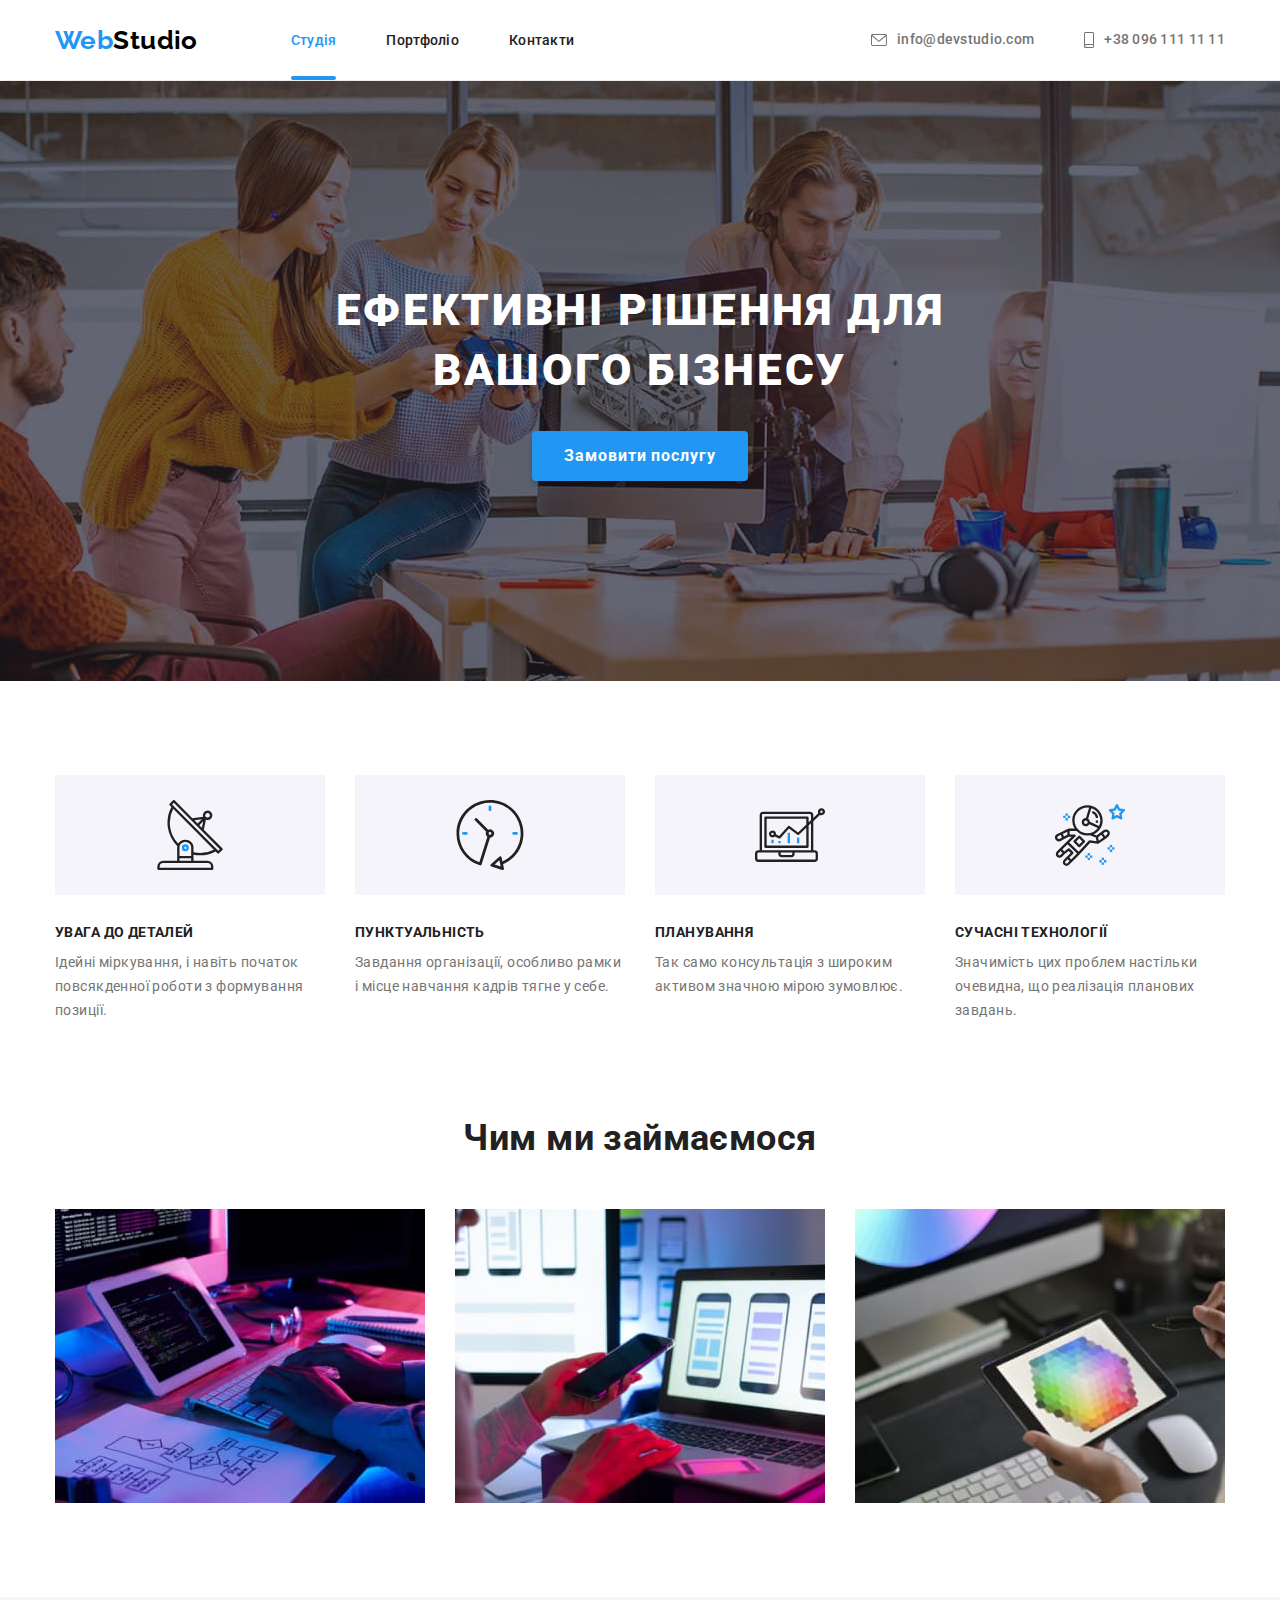
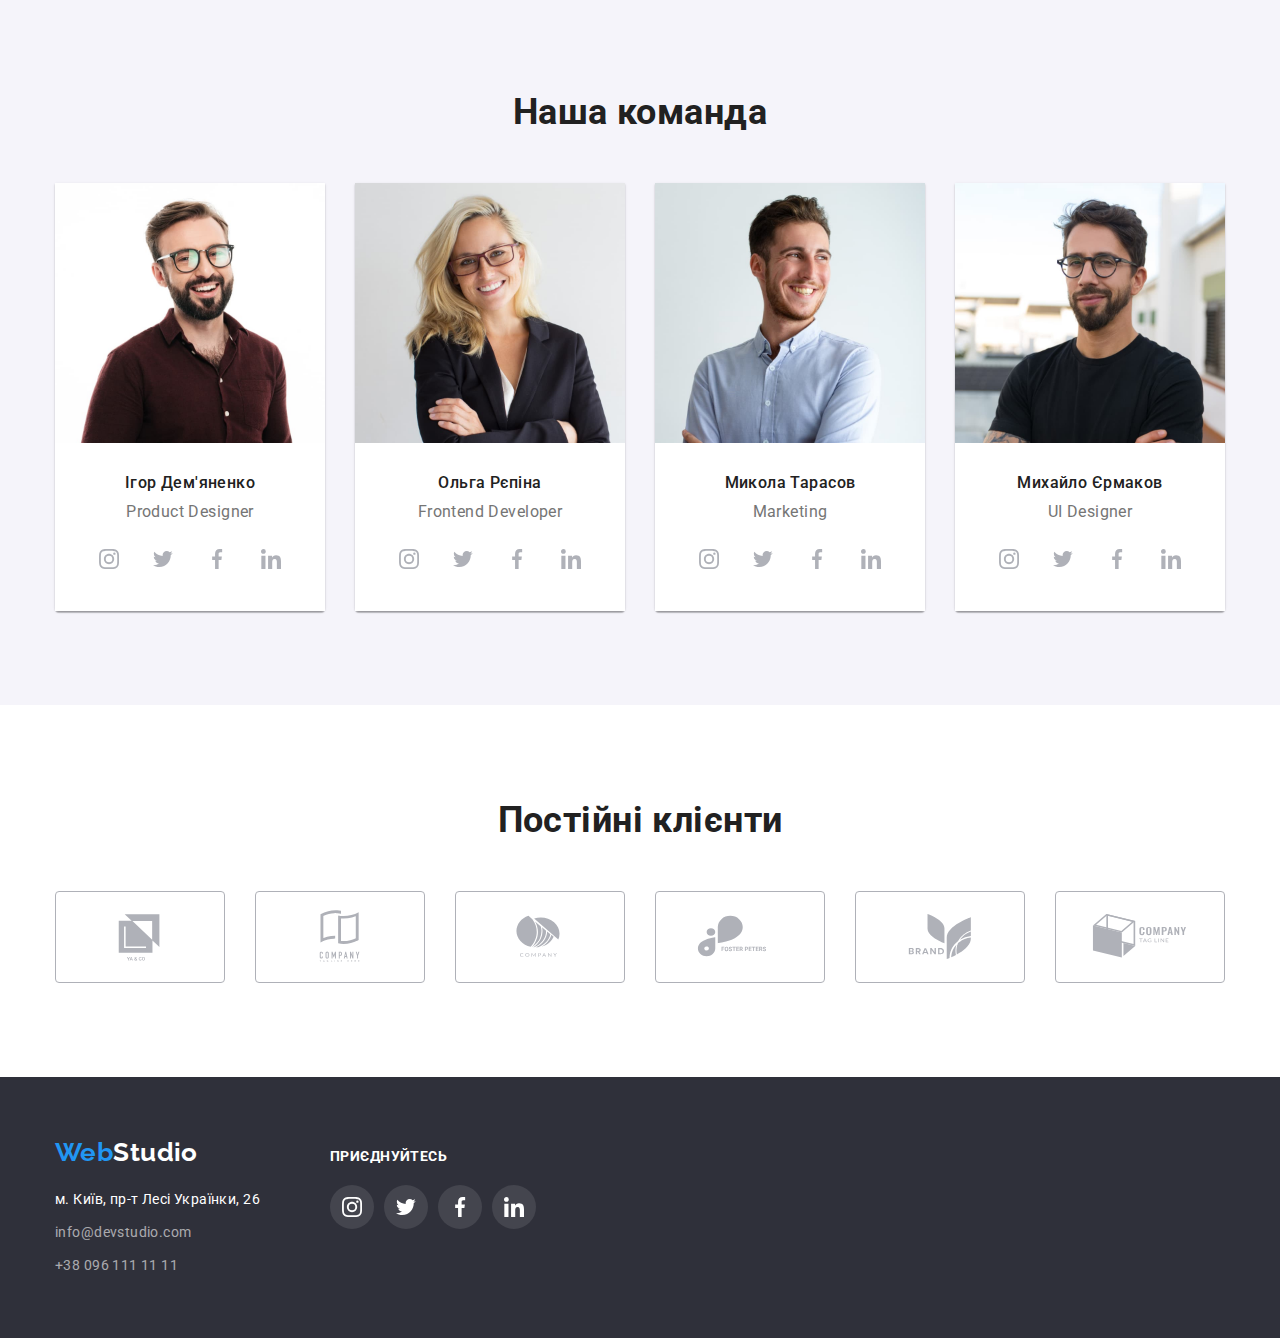
<file: index.html>
<!DOCTYPE html>
<html lang="uk">
  <head>
    <meta charset="UTF-8" />
    <meta http-equiv="X-UA-Compatible" content="IE=edge" />
    <meta name="viewport" content="width=device-width, initial-scale=1.0" />
    <title>WebStudio</title>
    <link
      rel="stylesheet"
      href="https://cdn.jsdelivr.net/npm/modern-normalize@1.1.0/modern-normalize.min.css"
    />
    <link rel="preconnect" href="https://fonts.googleapis.com" />
    <link rel="preconnect" href="https://fonts.gstatic.com" crossorigin />
    <link
      href="https://fonts.googleapis.com/css2?family=Raleway:wght@700&family=Roboto:wght@400;500;700;900&display=swap"
      rel="stylesheet"
    />
    <link rel="stylesheet" href="./css/styles.css" />
  </head>
  <body>
    <header class="page-header">
      <div class="container main-nav">
        <nav>
          <a class="logo link" href="./index.html"
            ><span class="logo-web">Web</span><span class="header-logo-studio">Studio</span></a
          >
          <ul class="menu list">
            <li class="menu-item">
              <a class="menu-link link current hover" href="./index.html">Студія</a>
            </li>
            <li class="menu-item">
              <a class="menu-link link hover" href="./portfolio.html">Портфоліо</a>
            </li>
            <li class="menu-item"><a class="menu-link link hover" href="#">Контакти</a></li>
          </ul>
        </nav>
        <ul class="contacts list">
          <li class="contact-item">
            <a class="contact-info link hover" href="mailto:info@devstudio.com">
              <svg lang="en" aria-label="envelope icon" class="contact-icon" width="16" height="12">
                <use href="./images/sprite.svg#icon-envelope"></use>
              </svg>
              info@devstudio.com</a
            >
          </li>
          <li class="contact-item">
            <a class="contact-info link hover" href="tel:+380961111111">
              <svg
                lang="en"
                aria-label="smartphone icon"
                class="contact-icon"
                width="10"
                height="16"
              >
                <use href="./images/sprite.svg#icon-smartphone"></use>
              </svg>
              +38 096 111 11 11</a
            >
          </li>
        </ul>
      </div>
    </header>
    <main>
      <section class="hero overlay">
        <div class="container">
          <h1 class="hero-title">Ефективні рішення для вашого бізнесу</h1>
          <button class="btn" type="button">Замовити послугу</button>
        </div>
      </section>
      <section class="features section">
        <div class="container">
          <h2 class="visually-hidden">Особливості</h2>
          <ul class="features-list list">
            <li>
              <div class="features-image">
                <svg
                  lang="en"
                  aria-label="antenna icon"
                  class="features-icon"
                  width="70"
                  height="70"
                >
                  <use href="./images/sprite.svg#icon-antenna"></use>
                </svg>
              </div>
              <h3 class="title">Увага до деталей</h3>
              <p class="text">
                Ідейні міркування, і навіть початок повсякденної роботи з формування позиції.
              </p>
            </li>
            <li>
              <div class="features-image">
                <svg lang="en" aria-label="clock icon" class="features-icon" width="70" height="70">
                  <use href="./images/sprite.svg#icon-clock"></use>
                </svg>
              </div>
              <h3 class="title">Пунктуальність</h3>
              <p class="text">
                Завдання організації, особливо рамки і місце навчання кадрів тягне у себе.
              </p>
            </li>
            <li>
              <div class="features-image">
                <svg
                  lang="en"
                  aria-label="diagram icon"
                  class="features-icon"
                  width="70"
                  height="70"
                >
                  <use href="./images/sprite.svg#icon-diagram"></use>
                </svg>
              </div>
              <h3 class="title">Планування</h3>
              <p class="text">Так само консультація з широким активом значною мірою зумовлює.</p>
            </li>
            <li>
              <div class="features-image">
                <svg
                  lang="en"
                  aria-label="astronaut icon"
                  class="features-icon"
                  width="70"
                  height="70"
                >
                  <use href="./images/sprite.svg#icon-astronaut"></use>
                </svg>
              </div>
              <h3 class="title">Сучасні технології</h3>
              <p class="text">
                Значимість цих проблем настільки очевидна, що реалізація планових завдань.
              </p>
            </li>
          </ul>
        </div>
      </section>
      <section class="work section">
        <div class="container">
          <h2 class="work-title">Чим ми займаємося</h2>
          <ul class="work-list list">
            <li>
              <img src="./images/about-img-1.jpg" alt="Друкує код" width="370" height="294" />
            </li>
            <li>
              <img
                src="./images/about-img-2.jpg"
                alt="Перевіряє телефон"
                width="370"
                height="294"
              />
            </li>
            <li>
              <img
                src="./images/about-img-3.jpg"
                alt="Працює з планшетом"
                width="370"
                height="294"
              />
            </li>
          </ul>
        </div>
      </section>
      <section class="team section">
        <div class="container">
          <h2 class="team-title">Наша команда</h2>
          <ul class="team-list list">
            <li class="team-images">
              <img
                src="./images/team-member-1.jpg"
                alt="Фото Ігоря Дем'яненка"
                width="270"
                height="260"
              />
              <div class="team-image-subtitle">
                <h3 class="name">Ігор Дем'яненко</h3>
                <p class="position" lang="en">Product Designer</p>
                <ul class="social-list list">
                  <li>
                    <a href="#" class="social-list-link link">
                      <svg
                        lang="en"
                        aria-label="instagram icon"
                        class="social-list-icon"
                        width="20"
                        height="20"
                      >
                        <use href="./images/sprite.svg#icon-instagram"></use>
                      </svg>
                    </a>
                  </li>
                  <li>
                    <a href="#" class="social-list-link">
                      <svg
                        lang="en"
                        aria-label="twitter icon"
                        class="social-list-icon"
                        width="20"
                        height="20"
                      >
                        <use href="./images/sprite.svg#icon-twitter"></use>
                      </svg>
                    </a>
                  </li>
                  <li>
                    <a href="#" class="social-list-link">
                      <svg
                        lang="en"
                        aria-label="facebook icon"
                        class="social-list-icon"
                        width="20"
                        height="20"
                      >
                        <use href="./images/sprite.svg#icon-facebook"></use>
                      </svg>
                    </a>
                  </li>
                  <li>
                    <a href="#" class="social-list-link">
                      <svg
                        lang="en"
                        aria-label="linkedin icon"
                        class="social-list-icon"
                        width="20"
                        height="20"
                      >
                        <use href="./images/sprite.svg#icon-linkedin"></use>
                      </svg>
                    </a>
                  </li>
                </ul>
              </div>
            </li>
            <li class="team-images">
              <img
                src="./images/team-member-2.jpg"
                alt="Фото Ольги Рєпіної"
                width="270"
                height="260"
              />
              <div class="team-image-subtitle">
                <h3 class="name">Ольга Рєпіна</h3>
                <p class="position" lang="en">Frontend Developer</p>
                <ul class="social-list list">
                  <li>
                    <a href="#" class="social-list-link link">
                      <svg
                        lang="en"
                        aria-label="instagram icon"
                        class="social-list-icon"
                        width="20"
                        height="20"
                      >
                        <use href="./images/sprite.svg#icon-instagram"></use>
                      </svg>
                    </a>
                  </li>
                  <li>
                    <a href="#" class="social-list-link">
                      <svg
                        lang="en"
                        aria-label="twitter icon"
                        class="social-list-icon"
                        width="20"
                        height="20"
                      >
                        <use href="./images/sprite.svg#icon-twitter"></use>
                      </svg>
                    </a>
                  </li>
                  <li>
                    <a href="#" class="social-list-link">
                      <svg
                        lang="en"
                        aria-label="facebook icon"
                        class="social-list-icon"
                        width="20"
                        height="20"
                      >
                        <use href="./images/sprite.svg#icon-facebook"></use>
                      </svg>
                    </a>
                  </li>
                  <li>
                    <a href="#" class="social-list-link">
                      <svg
                        lang="en"
                        aria-label="linkedin icon"
                        class="social-list-icon"
                        width="20"
                        height="20"
                      >
                        <use href="./images/sprite.svg#icon-linkedin"></use>
                      </svg>
                    </a>
                  </li>
                </ul>
              </div>
            </li>
            <li class="team-images">
              <img
                src="./images/team-member-3.jpg"
                alt="Фото Миколи Тарасова"
                width="270"
                height="260"
              />
              <div class="team-image-subtitle">
                <h3 class="name">Микола Тарасов</h3>
                <p class="position" lang="en">Marketing</p>
                <ul class="social-list list">
                  <li>
                    <a href="#" class="social-list-link link">
                      <svg
                        lang="en"
                        aria-label="instagram icon"
                        class="social-list-icon"
                        width="20"
                        height="20"
                      >
                        <use href="./images/sprite.svg#icon-instagram"></use>
                      </svg>
                    </a>
                  </li>
                  <li>
                    <a href="#" class="social-list-link">
                      <svg
                        lang="en"
                        aria-label="twitter icon"
                        class="social-list-icon"
                        width="20"
                        height="20"
                      >
                        <use href="./images/sprite.svg#icon-twitter"></use>
                      </svg>
                    </a>
                  </li>
                  <li>
                    <a href="#" class="social-list-link">
                      <svg
                        lang="en"
                        aria-label="facebook icon"
                        class="social-list-icon"
                        width="20"
                        height="20"
                      >
                        <use href="./images/sprite.svg#icon-facebook"></use>
                      </svg>
                    </a>
                  </li>
                  <li>
                    <a href="#" class="social-list-link">
                      <svg
                        lang="en"
                        aria-label="linkedin icon"
                        class="social-list-icon"
                        width="20"
                        height="20"
                      >
                        <use href="./images/sprite.svg#icon-linkedin"></use>
                      </svg>
                    </a>
                  </li>
                </ul>
              </div>
            </li>
            <li class="team-images">
              <img
                src="./images/team-member-4.jpg"
                alt="Фото Михайла Єрмакова"
                width="270"
                height="260"
              />
              <div class="team-image-subtitle">
                <h3 class="name">Михайло Єрмаков</h3>
                <p class="position" lang="en">UI Designer</p>
                <ul class="social-list list">
                  <li>
                    <a href="#" class="social-list-link link">
                      <svg
                        lang="en"
                        aria-label="instagram icon"
                        class="social-list-icon"
                        width="20"
                        height="20"
                      >
                        <use href="./images/sprite.svg#icon-instagram"></use>
                      </svg>
                    </a>
                  </li>
                  <li>
                    <a href="#" class="social-list-link">
                      <svg
                        lang="en"
                        aria-label="twitter icon"
                        class="social-list-icon"
                        width="20"
                        height="20"
                      >
                        <use href="./images/sprite.svg#icon-twitter"></use>
                      </svg>
                    </a>
                  </li>
                  <li>
                    <a href="#" class="social-list-link">
                      <svg
                        lang="en"
                        aria-label="facebook icon"
                        class="social-list-icon"
                        width="20"
                        height="20"
                      >
                        <use href="./images/sprite.svg#icon-facebook"></use>
                      </svg>
                    </a>
                  </li>
                  <li>
                    <a href="#" class="social-list-link">
                      <svg
                        lang="en"
                        aria-label="linkedin icon"
                        class="social-list-icon"
                        width="20"
                        height="20"
                      >
                        <use href="./images/sprite.svg#icon-linkedin"></use>
                      </svg>
                    </a>
                  </li>
                </ul>
              </div>
            </li>
          </ul>
        </div>
      </section>
      <section class="clients section">
        <div class="container">
          <h2 class="clients-title">Постійні клієнти</h2>
          <ul class="clients-list list">
            <li>
              <a href="#" class="clients-link link"
                ><svg
                  lang="en"
                  aria-label="logo1 icon"
                  class="clients-list-icon"
                  width="106"
                  height="60"
                >
                  <use href="./images/sprite.svg#icon-Logo1"></use></svg
              ></a>
            </li>
            <li>
              <a href="#" class="clients-link link"
                ><svg
                  lang="en"
                  aria-label="logo2 icon"
                  class="clients-list-icon"
                  width="106"
                  height="60"
                >
                  <use href="./images/sprite.svg#icon-Logo2"></use></svg
              ></a>
            </li>
            <li>
              <a href="#" class="clients-link link"
                ><svg
                  lang="en"
                  aria-label="logo3 icon"
                  class="clients-list-icon"
                  width="106"
                  height="60"
                >
                  <use href="./images/sprite.svg#icon-Logo3"></use></svg
              ></a>
            </li>
            <li>
              <a href="#" class="clients-link link"
                ><svg
                  lang="en"
                  aria-label="logo4 icon"
                  class="clients-list-icon"
                  width="106"
                  height="60"
                >
                  <use href="./images/sprite.svg#icon-Logo4"></use></svg
              ></a>
            </li>
            <li>
              <a href="#" class="clients-link link"
                ><svg
                  lang="en"
                  aria-label="logo5 icon"
                  class="clients-list-icon"
                  width="106"
                  height="60"
                >
                  <use href="./images/sprite.svg#icon-Logo5"></use></svg
              ></a>
            </li>
            <li>
              <a href="#" class="clients-link link"
                ><svg
                  lang="en"
                  aria-label="logo6 icon"
                  class="clients-list-icon"
                  width="106"
                  height="60"
                >
                  <use href="./images/sprite.svg#icon-Logo6"></use></svg
              ></a>
            </li>
          </ul>
        </div>
      </section>
    </main>
    <footer class="footer">
      <div class="footer-container container">
        <div>
          <a class="logo-footer link" href="./index.html"
            ><span class="logo-web">Web</span><span class="footer-logo-studio">Studio</span></a
          >
          <address class="address">
            <ul class="list">
              <li>
                <a
                  class="address-link link"
                  href="https://goo.gl/maps/EYqhjELSdJhmkw51A"
                  target="_blank"
                  rel="nofollow noopener noreferrer"
                  >м. Київ, пр-т Лесі Українки, 26</a
                >
              </li>
              <li>
                <a class="contact-link link hover" href="mailto:info@devstudio.com"
                  >info@devstudio.com</a
                >
              </li>
              <li>
                <a class="contact-link link hover" href="tel:+380961111111">+38 096 111 11 11</a>
              </li>
            </ul>
          </address>
        </div>
        <div class="footer-socials">
          <p class="footer-invitation">приєднуйтесь</p>
          <ul class="social-list list">
            <li>
              <a href="#" class="social-list-link footer-fill-link link">
                <svg
                  lang="en"
                  aria-label="instagram icon"
                  class="social-list-icon"
                  width="20"
                  height="20"
                >
                  <use href="./images/sprite.svg#icon-instagram"></use>
                </svg>
              </a>
            </li>
            <li>
              <a href="#" class="social-list-link footer-fill-link link">
                <svg
                  lang="en"
                  aria-label="twitter icon"
                  class="social-list-icon"
                  width="20"
                  height="20"
                >
                  <use href="./images/sprite.svg#icon-twitter"></use>
                </svg>
              </a>
            </li>
            <li>
              <a href="#" class="social-list-link footer-fill-link link">
                <svg
                  lang="en"
                  aria-label="facebook icon"
                  class="social-list-icon"
                  width="20"
                  height="20"
                >
                  <use href="./images/sprite.svg#icon-facebook"></use>
                </svg>
              </a>
            </li>
            <li>
              <a href="#" class="social-list-link footer-fill-link link">
                <svg
                  lang="en"
                  aria-label="linkedin icon"
                  class="social-list-icon"
                  width="20"
                  height="20"
                >
                  <use href="./images/sprite.svg#icon-linkedin"></use>
                </svg>
              </a>
            </li>
          </ul>
        </div>
      </div>
    </footer>
    <div class="backdrop is-hidden">
      <div class="modal"></div>
    </div>
  </body>
</html>
</file>
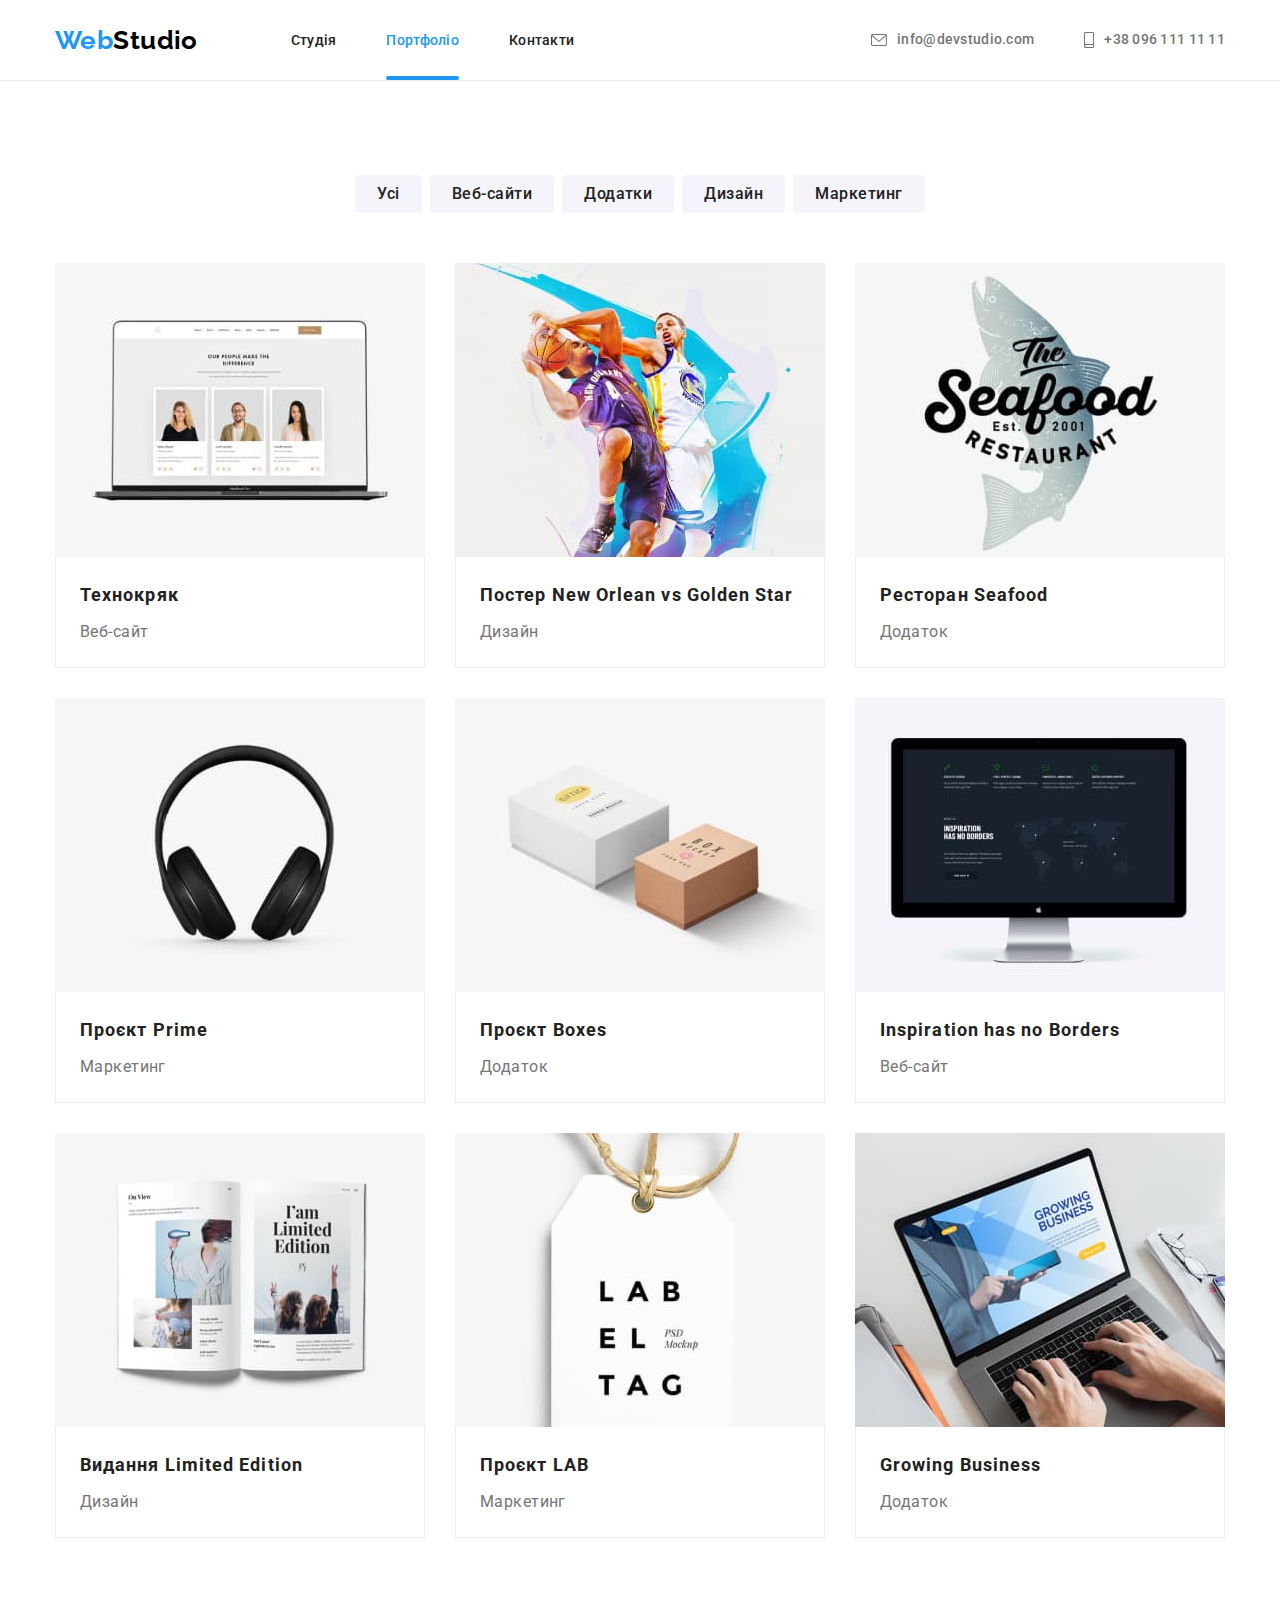
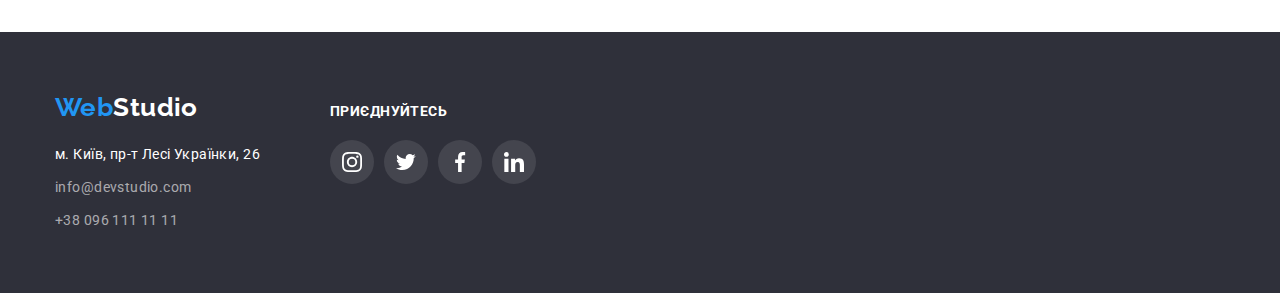
<file: portfolio.html>
<!DOCTYPE html>
<html lang="uk">
  <head>
    <meta charset="UTF-8" />
    <meta http-equiv="X-UA-Compatible" content="IE=edge" />
    <meta name="viewport" content="width=device-width, initial-scale=1.0" />
    <title>Portfolio</title>
    <link
      rel="stylesheet"
      href="https://cdn.jsdelivr.net/npm/modern-normalize@1.1.0/modern-normalize.min.css"
    />
    <link rel="preconnect" href="https://fonts.googleapis.com" />
    <link rel="preconnect" href="https://fonts.gstatic.com" crossorigin />
    <link
      href="https://fonts.googleapis.com/css2?family=Raleway:wght@700&family=Roboto:wght@400;500;700;900&display=swap"
      rel="stylesheet"
    />
    <link rel="stylesheet" href="./css/styles.css" />
  </head>
  <body>
    <header class="page-header">
      <div class="container main-nav">
        <nav>
          <a class="logo link" href="./index.html"
            ><span class="logo-web">Web</span><span class="header-logo-studio">Studio</span></a
          >
          <ul class="menu list">
            <li class="menu-item">
              <a class="menu-link link hover" href="./index.html">Студія</a>
            </li>
            <li class="menu-item">
              <a class="menu-link link current hover" href="./portfolio.html">Портфоліо</a>
            </li>
            <li class="menu-item"><a class="menu-link link hover" href="#">Контакти</a></li>
          </ul>
        </nav>
        <ul class="contacts list">
          <li class="contact-item">
            <a class="contact-info link hover" href="mailto:info@devstudio.com">
              <svg lang="en" aria-label="envelope icon" class="contact-icon" width="16" height="12">
                <use href="./images/sprite.svg#icon-envelope"></use>
              </svg>
              info@devstudio.com</a
            >
          </li>
          <li class="contact-item">
            <a class="contact-info link hover" href="tel:+380961111111">
              <svg
                lang="en"
                aria-label="smartphone icon"
                class="contact-icon"
                width="10"
                height="16"
              >
                <use href="./images/sprite.svg#icon-smartphone"></use>
              </svg>
              +38 096 111 11 11</a
            >
          </li>
        </ul>
      </div>
    </header>
    <main>
      <section class="portfolio section">
        <div class="container">
          <h1 class="visually-hidden">Навігація сайту</h1>
          <ul class="page-nav list">
            <li>
              <button class="btn-nav" type="button">Усі</button>
            </li>
            <li>
              <button class="btn-nav" type="button">Веб-сайти</button>
            </li>
            <li>
              <button class="btn-nav" type="button">Додатки</button>
            </li>
            <li>
              <button class="btn-nav" type="button">Дизайн</button>
            </li>
            <li>
              <button class="btn-nav" type="button">Маркетинг</button>
            </li>
          </ul>
          <ul class="examples list">
            <li>
              <a href="#" class="examples-link link"
                ><img
                  src="./images/portfolio-img-1.jpg"
                  alt="Ноутбук з фото трьох людей"
                  width="370"
                  height="294"
                />
                <div class="examples-image-subtitle">
                  <h2 class="title">Технокряк</h2>
                  <p class="text">Веб-сайт</p>
                </div></a
              >
            </li>
            <li>
              <a href="#" class="examples-link link">
                <img
                  src="./images/portfolio-img-2.jpg"
                  alt="Два баскетболісти"
                  width="370"
                  height="294"
                />
                <div class="examples-image-subtitle">
                  <h2 class="title">Постер <span lang="en">New Orlean vs Golden Star</span></h2>
                  <p class="text">Дизайн</p>
                </div></a
              >
            </li>
            <li>
              <a href="#" class="examples-link link">
                <img
                  src="./images/portfolio-img-3.jpg"
                  alt="Логотип ресторана з рибою"
                  width="370"
                  height="294"
                />
                <div class="examples-image-subtitle">
                  <h2 class="title">Ресторан <span lang="en">Seafood</span></h2>
                  <p class="text">Додаток</p>
                </div></a
              >
            </li>
            <li>
              <a href="#" class="examples-link link">
                <img
                  src="./images/portfolio-img-4.jpg"
                  alt="Бездротові навушники"
                  width="370"
                  height="294"
                />
                <div class="examples-image-subtitle">
                  <h2 class="title">Проєкт <span lang="en">Prime</span></h2>
                  <p class="text">Маркетинг</p>
                </div></a
              >
            </li>
            <li>
              <a href="#" class="examples-link link">
                <img
                  src="./images/portfolio-img-5.jpg"
                  alt="Дві коробки"
                  width="370"
                  height="294"
                />
                <div class="examples-image-subtitle">
                  <h2 class="title">Проєкт <span lang="en">Boxes</span></h2>
                  <p class="text">Додаток</p>
                </div></a
              >
            </li>
            <li>
              <a href="#" class="examples-link link">
                <img
                  src="./images/portfolio-img-6.jpg"
                  alt="Монітор з мапою"
                  width="370"
                  height="294"
                />
                <div class="examples-image-subtitle">
                  <h2 class="title" lang="en">Inspiration has no Borders</h2>
                  <p class="text">Веб-сайт</p>
                </div></a
              >
            </li>
            <li>
              <a href="#" class="examples-link link">
                <img
                  src="./images/portfolio-img-7.jpg"
                  alt="Розгорнута книга"
                  width="370"
                  height="294"
                />
                <div class="examples-image-subtitle">
                  <h2 class="title">Видання <span lang="en">Limited Edition</span></h2>
                  <p class="text">Дизайн</p>
                </div></a
              >
            </li>
            <li>
              <a href="#" class="examples-link link">
                <img
                  src="./images/portfolio-img-8.jpg"
                  alt="Бірка на мотузці"
                  width="370"
                  height="294"
                />
                <div class="examples-image-subtitle">
                  <h2 class="title">Проєкт <span lang="en">LAB</span></h2>
                  <p class="text">Маркетинг</p>
                </div></a
              >
            </li>
            <li>
              <a href="#" class="examples-link link">
                <img
                  src="./images/portfolio-img-9.jpg"
                  alt="Друкує на ноутбуці"
                  width="370"
                  height="294"
                />
                <div class="examples-image-subtitle">
                  <h2 class="title" lang="en">Growing Business</h2>
                  <p class="text">Додаток</p>
                </div></a
              >
            </li>
          </ul>
        </div>
      </section>
    </main>
    <footer class="footer">
      <div class="footer-container container">
        <div>
          <a class="logo-footer link" href="./index.html"
            ><span class="logo-web">Web</span><span class="footer-logo-studio">Studio</span></a
          >
          <address class="address">
            <ul class="list">
              <li>
                <a
                  class="address-link link"
                  href="https://goo.gl/maps/EYqhjELSdJhmkw51A"
                  target="_blank"
                  rel="nofollow noopener noreferrer"
                  >м. Київ, пр-т Лесі Українки, 26</a
                >
              </li>
              <li>
                <a class="contact-link link hover" href="mailto:info@devstudio.com"
                  >info@devstudio.com</a
                >
              </li>
              <li>
                <a class="contact-link link hover" href="tel:+380961111111">+38 096 111 11 11</a>
              </li>
            </ul>
          </address>
        </div>
        <div class="footer-socials">
          <p class="footer-invitation">приєднуйтесь</p>
          <ul class="social-list list">
            <li>
              <a href="#" class="social-list-link footer-fill-link link">
                <svg
                  lang="en"
                  aria-label="instagram icon"
                  class="social-list-icon"
                  width="20"
                  height="20"
                >
                  <use href="./images/sprite.svg#icon-instagram"></use>
                </svg>
              </a>
            </li>
            <li>
              <a href="#" class="social-list-link footer-fill-link link">
                <svg
                  lang="en"
                  aria-label="twitter icon"
                  class="social-list-icon"
                  width="20"
                  height="20"
                >
                  <use href="./images/sprite.svg#icon-twitter"></use>
                </svg>
              </a>
            </li>
            <li>
              <a href="#" class="social-list-link footer-fill-link link">
                <svg
                  lang="en"
                  aria-label="facebook icon"
                  class="social-list-icon"
                  width="20"
                  height="20"
                >
                  <use href="./images/sprite.svg#icon-facebook"></use>
                </svg>
              </a>
            </li>
            <li>
              <a href="#" class="social-list-link footer-fill-link link">
                <svg
                  lang="en"
                  aria-label="linkedin icon"
                  class="social-list-icon"
                  width="20"
                  height="20"
                >
                  <use href="./images/sprite.svg#icon-linkedin"></use>
                </svg>
              </a>
            </li>
          </ul>
        </div>
      </div>
    </footer>
  </body>
</html>
</file>
<file: css/styles.css>
:root {
  --primary-font: 'Roboto', sans-serif;
  --secondary-font: 'Raleway', sans-serif;
  --primary-text-color: #212121;
  --secondary-text-color: #757575;
  --primary-text-color-dark: #fff;
  --secondary-text-color-dark: rgba(255, 255, 255, 0.6);
  --accent-color: #2196f3;
  --secondary-accent-color: #188ce8;
  --primary-bgc: #fff;
  --secondary-bgc: #2f303a;
  --secondary-bgc-dark: #f5f4fa;
  --studio-header-color: #000;
  --contact-footer-color: rgba(255, 255, 255, 0.6);
  --section-padding-top: 94px;
  --section-padding-bottom: 94px;
  --column-gap: 30px;
  --row-gap: 30px;
}

body {
  font-family: var(--primary-font);
  color: var(--primary-text-color);
  background-color: var(--primary-bgc);
  font-size: 14px;
  letter-spacing: 0.03em;
}

h1,
h2,
h3,
p {
  margin-top: 0;
  margin-bottom: 0;
}

ul {
  margin-top: 0;
  margin-bottom: 0;
  padding-left: 0;
}

.link {
  text-decoration: none;
}

.list {
  list-style: none;
}

img {
  display: block;
  max-width: 100%;
  height: auto;
}

address {
  font-style: normal;
}

button {
  display: block;
  margin: 0 auto;
  cursor: pointer;
  border: none;
  border-radius: 4px;
}

.container {
  width: 1200px;
  padding: 0 15px;
  margin: 0 auto;
}

.section {
  padding-top: var(--section-padding-top);
  padding-bottom: var(--section-padding-bottom);
}

.page-header {
  border-bottom: 1px solid #ececec;
}

.main-nav {
  display: flex;
  align-items: center;
}

.logo-web {
  color: var(--accent-color);
}

.header-logo-studio {
  color: var(--studio-header-color);
}

.logo {
  font-family: var(--secondary-font);
  font-weight: 700;
  font-size: 26px;
  line-height: 1.19;
  padding-top: 24px;
  padding-bottom: 24px;
  margin-right: 93px;
}

nav {
  display: flex;
  align-items: center;
}

.menu {
  display: flex;
}

.menu-item:not(:last-child) {
  margin-right: 50px;
}

.menu .link.current {
  position: relative;
  color: var(--accent-color);
}

.menu .link.current::after {
  position: absolute;
  left: 0;
  bottom: 0;
  content: '';
  display: block;
  width: 100%;
  height: 4px;
  border-radius: 2px;
  background-color: var(--accent-color);
}

.hover:hover,
.hover:focus {
  color: var(--accent-color);
}

.menu-link {
  font-weight: 500;
  line-height: 1.14;
  letter-spacing: 0.02em;

  padding-top: 32px;
  padding-bottom: 32px;
  color: var(--primary-text-color);
}

.contacts {
  display: flex;
  margin-left: auto;
}

.contact-info {
  display: flex;
  align-items: center;
  font-weight: 500;
  line-height: 1.14;
  letter-spacing: 0.02em;

  padding-top: 32px;
  padding-bottom: 32px;
  color: var(--secondary-text-color);
  fill: currentColor;
}

.contact-item:not(:last-child) {
  margin-right: 50px;
}

.contact-icon {
  margin-right: 10px;
}

.contact-icon:hover,
.contact-icon:focus {
  fill: var(--accent-color);
}

.hero {
  text-align: center;
  padding: 200px 0;

  background-color: var(--secondary-bgc);
}

.overlay {
  max-width: 1600px;
  height: 600px;
  margin-left: auto;
  margin-right: auto;
  background-color: #c4c4c4;
  background-image: linear-gradient(to right, rgba(47, 48, 58, 0.4), rgba(47, 48, 58, 0.4)),
    url(../images/hero-image.jpg);
  background-repeat: no-repeat;
  background-position: center;
  background-size: cover;
}

.hero-title {
  font-weight: 900;
  font-size: 44px;
  line-height: 1.36;
  letter-spacing: 0.06em;
  text-align: center;
  text-transform: uppercase;

  width: 696px;
  margin-left: auto;
  margin-right: auto;
  margin-bottom: 30px;

  color: var(--primary-text-color-dark);
}

.btn {
  font-family: inherit;
  font-weight: 700;
  font-size: 16px;
  line-height: 1.88;
  letter-spacing: 0.06em;
  min-width: 216px;
  box-shadow: 0px 4px 4px rgba(0, 0, 0, 0.15);

  padding: 10px 32px;
  color: var(--primary-text-color-dark);
  background-color: var(--accent-color);
}

.btn:hover,
.btn:focus {
  background-color: var(--secondary-accent-color);
}

.visually-hidden {
  position: absolute;
  white-space: nowrap;
  width: 1px;
  height: 1px;
  overflow: hidden;
  border: 0;
  padding: 0;
  clip: rect(0 0 0 0);
  clip-path: inset(50%);
  margin: -1px;
}

.features {
  padding-bottom: 0;
}

.features-list {
  display: flex;
  flex-wrap: wrap;
  column-gap: var(--column-gap);
}

.features-list > li {
  flex-basis: calc((100% - 90px) / 4);
}

.features-list .title {
  font-size: 14px;
  font-weight: 700;
  line-height: 1.14;
  text-transform: uppercase;
  margin-bottom: 10px;
}

.features-list .text {
  line-height: 1.71;
  color: var(--secondary-text-color);
}

.features-image {
  display: flex;
  justify-content: center;
  align-items: center;
  margin-bottom: 30px;
  width: 270px;
  height: 120px;
  background-color: var(--secondary-bgc-dark);
}

.work-title {
  font-weight: 700;
  font-size: 36px;
  line-height: 1.17;

  margin-bottom: 50px;
  text-align: center;
}

.work-list {
  display: flex;
  flex-wrap: wrap;
  column-gap: var(--column-gap);
}

.team {
  background-color: var(--secondary-bgc-dark);
}

.team-title {
  font-weight: 700;
  font-size: 36px;
  line-height: 1.17;
  margin-bottom: 50px;
  text-align: center;
}

.team-list {
  display: flex;
  justify-content: center;
  column-gap: var(--column-gap);
}

.team-list .name {
  font-weight: 500;
  font-size: 16px;
  line-height: 1.19;
  text-align: center;
}

.team-images {
  box-shadow: 0px 1px 3px rgba(0, 0, 0, 0.12), 0px 1px 1px rgba(0, 0, 0, 0.14),
    0px 2px 1px rgba(0, 0, 0, 0.2);
  border-radius: 0px 0px 4px 4px;
  width: 270px;
}

.team-image-subtitle {
  padding-top: 30px;
  padding-bottom: 30px;
  background-color: var(--primary-bgc);
}

.position {
  font-size: 16px;
  line-height: 1.19;
  text-align: center;
  margin-top: 10px;
  margin-bottom: 16px;
  color: var(--secondary-text-color);
}

.social-list {
  display: flex;
  justify-content: center;
  column-gap: 10px;
}

.social-list-link {
  display: flex;
  align-items: center;
  justify-content: center;
  width: 44px;
  height: 44px;
  border-radius: 50%;
  color: #afb1b8;
  background-color: var(--primary-bgc);
}

.social-list-icon {
  fill: currentColor;
}

.social-list-link:hover,
.social-list-link:focus {
  color: var(--primary-bgc);
  background-color: var(--accent-color);
}

.clients-title {
  font-weight: 700;
  font-size: 36px;
  line-height: 1.17;
  text-align: center;
  margin-bottom: 50px;
}

.clients-list {
  display: flex;
  justify-content: center;
  column-gap: var(--column-gap);
}

.clients-link {
  display: flex;
  align-items: center;
  justify-content: center;
  width: 170px;
  height: 92px;
  border: 1px solid #afb1b8;
  border-radius: 4px;
  color: #afb1b8;
}
.clients-list-icon {
  fill: currentColor;
}

.clients-link:hover,
.clients-link:focus {
  border-color: var(--accent-color);
  color: var(--accent-color);
}

.footer-logo-studio {
  color: var(--primary-text-color-dark);
}

.footer {
  padding-top: 60px;
  padding-bottom: 60px;
  background-color: var(--secondary-bgc);
}

.footer-container {
  display: flex;
  align-items: baseline;
}

.footer-socials {
  margin-left: 70px;
}

.footer-fill-link {
  color: var(--primary-bgc);
  background-color: rgba(255, 255, 255, 0.1);
}

.footer-invitation {
  font-weight: 700;
  line-height: 1.14;
  text-transform: uppercase;
  margin-bottom: 20px;
  color: var(--primary-bgc);
}

.logo-footer {
  font-family: var(--secondary-font);
  font-weight: 700;
  font-size: 26px;
  line-height: 1.19;
}

.address {
  margin-top: 20px;
}

.address li:not(:last-child) {
  margin-bottom: 9px;
}

.address-link {
  line-height: 1.71;
  color: var(--primary-text-color-dark);
}

.address-link:hover,
.address-link:focus {
  color: var(--primary-text-color-dark);
}

.contact-link {
  line-height: 1.71;
  color: var(--contact-footer-color);
}

.btn-nav {
  font-weight: 500;
  font-size: 16px;
  line-height: 1.63;
  letter-spacing: 0.03em;

  padding: 6px 22px;
  color: var(--primary-text-color);
  background-color: var(--secondary-bgc-dark);
}

.btn-nav:hover,
.btn-nav:focus {
  box-shadow: 0px 3px 1px rgba(0, 0, 0, 0.1), 0px 1px 2px rgba(0, 0, 0, 0.08),
    0px 2px 2px rgba(0, 0, 0, 0.12);
  color: var(--primary-text-color-dark);
  background-color: var(--accent-color);
}

.page-nav {
  display: flex;
  justify-content: center;
  column-gap: 8px;
  margin-bottom: 50px;
}

.examples .title {
  font-weight: 700;
  font-size: 18px;
  line-height: 2;
  letter-spacing: 0.06em;
  margin-bottom: 4px;
  color: var(--primary-text-color);
}

.examples .text {
  font-size: 16px;
  line-height: 1.88;
  color: var(--secondary-text-color);
}

.examples {
  display: flex;
  flex-wrap: wrap;
  column-gap: var(--column-gap);
  row-gap: var(--row-gap);
}

.examples-image-subtitle {
  padding: 20px 24px;
  border-bottom: 1px solid #eeeeee;
  border-left: 1px solid #eeeeee;
  border-right: 1px solid #eeeeee;
}

.examples-link:hover,
.examples-link:focus {
  display: block;
  box-shadow: 0px 1px 1px rgba(0, 0, 0, 0.12), 0px 4px 4px rgba(0, 0, 0, 0.06),
    1px 4px 6px rgba(0, 0, 0, 0.16);
}

.backdrop {
  position: fixed;
  top: 0;
  left: 0;
  width: 100%;
  height: 100%;
  background: rgba(0, 0, 0, 0.2);
}

.backdrop.is-hidden {
  opacity: 0;
  pointer-events: none;
}

.modal {
  position: absolute;
  top: 50%;
  left: 50%;
  transform: translate(-50%, -50%);

  min-width: 528px;
  min-height: 581px;
  box-shadow: 0px 1px 3px rgba(0, 0, 0, 0.12), 0px 1px 1px rgba(0, 0, 0, 0.14),
    0px 2px 1px rgba(0, 0, 0, 0.2);
  border-radius: 4px;
  background-color: var(--primary-bgc);
}
</file>
